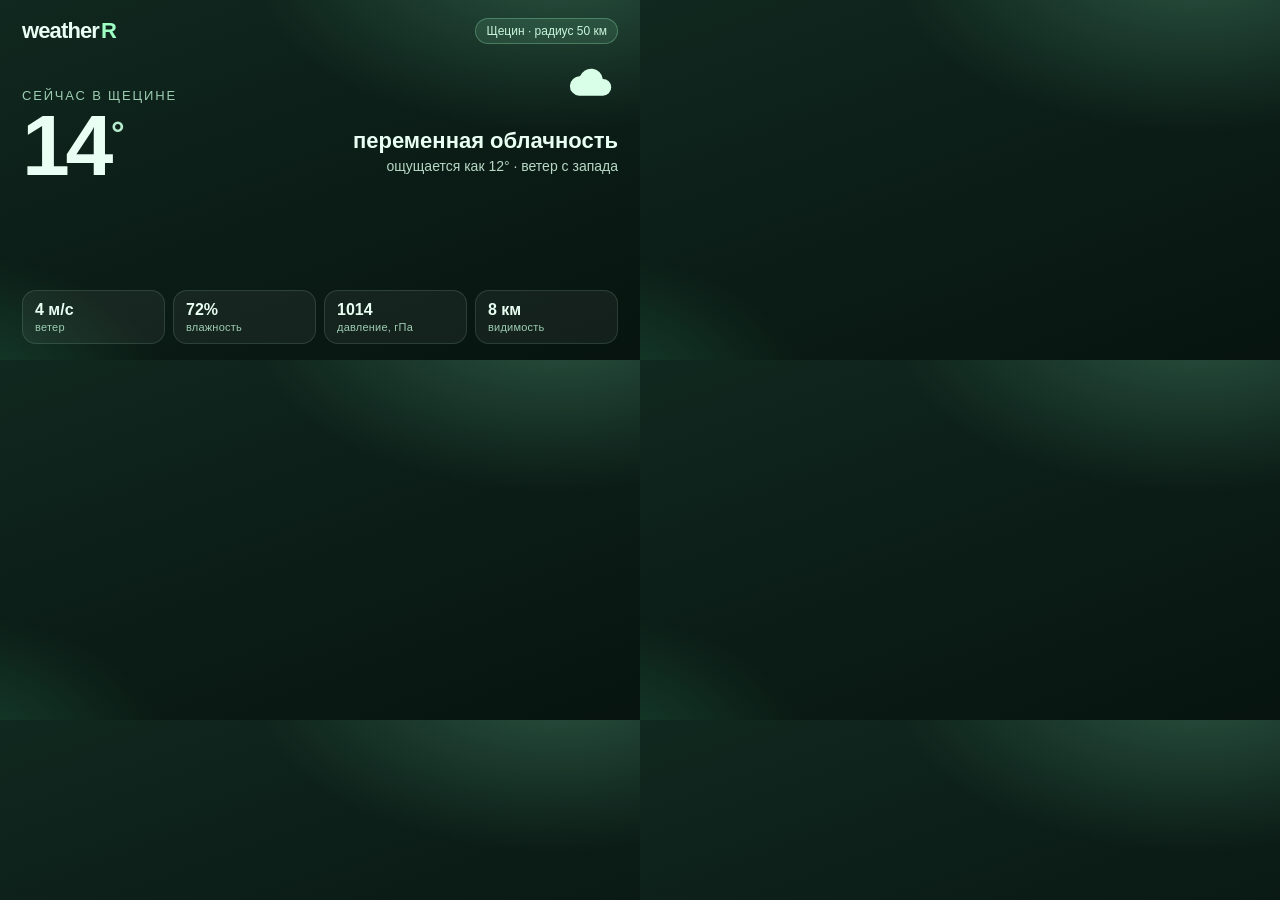
<file: weatherR/previews/screen-now.html>
<!DOCTYPE html>
<html lang="ru">
<head>
<meta charset="utf-8" />
<title>weatherR — сейчас</title>
<style>
  * { box-sizing: border-box; margin: 0; padding: 0; }
  html, body { width: 640px; height: 360px; overflow: hidden; }
  body {
    font-family: -apple-system, BlinkMacSystemFont, "SF Pro Text", "Segoe UI", sans-serif;
    color: #e9fff3;
    background:
      radial-gradient(520px 280px at 88% -10%, rgba(140, 255, 196, 0.22), transparent 60%),
      radial-gradient(420px 260px at -10% 110%, rgba(40, 120, 80, 0.45), transparent 55%),
      linear-gradient(160deg, #10281f 0%, #0b1c16 55%, #07140f 100%);
  }
  .wrap { height: 360px; padding: 18px 22px 16px; display: flex; flex-direction: column; }
  .top { display: flex; align-items: center; justify-content: space-between; }
  .brand { display: flex; align-items: baseline; gap: 2px; font-weight: 650; letter-spacing: -0.04em; font-size: 22px; }
  .brand span { color: #9dffc4; }
  .chip {
    font-size: 12px; color: #c9f5dc; background: rgba(157, 255, 196, 0.1);
    border: 1px solid rgba(157, 255, 196, 0.28); border-radius: 999px; padding: 5px 10px;
  }
  .main { display: flex; align-items: flex-end; justify-content: space-between; margin-top: 18px; }
  .place { font-size: 13px; letter-spacing: 0.14em; text-transform: uppercase; color: #9dccb2; }
  .temp { font-size: 86px; line-height: 0.85; font-weight: 560; letter-spacing: -0.05em; margin-top: 6px; }
  .temp small { font-size: 34px; vertical-align: super; margin-left: 2px; color: #b7ebcd; }
  .cond { text-align: right; padding-bottom: 8px; }
  .cond strong { display: block; font-size: 22px; font-weight: 600; }
  .cond p { margin-top: 4px; color: #b7d8c6; font-size: 14px; }
  .ico { width: 54px; height: 54px; margin-left: auto; margin-bottom: 8px; }
  .stats { display: grid; grid-template-columns: repeat(4, 1fr); gap: 8px; margin-top: auto; }
  .stat {
    background: rgba(255,255,255,0.05);
    border: 1px solid rgba(180, 240, 205, 0.14);
    border-radius: 14px; padding: 10px 12px;
  }
  .stat b { display: block; font-size: 16px; font-weight: 620; }
  .stat span { display: block; margin-top: 2px; font-size: 11px; color: #9dccb2; letter-spacing: 0.02em; }
</style>
</head>
<body>
  <div class="wrap">
    <div class="top">
      <div class="brand">weather<span>R</span></div>
      <div class="chip">Щецин · радиус 50 км</div>
    </div>
    <div class="main">
      <div>
        <div class="place">сейчас в Щецине</div>
        <div class="temp">14<small>°</small></div>
      </div>
      <div class="cond">
        <svg class="ico" viewBox="0 0 64 64" fill="none">
          <circle cx="26" cy="24" r="10" fill="#f3e7a2"/>
          <path d="M18 40h28a10 10 0 0 0 0-20 14 14 0 0 0-27-3A9 9 0 0 0 18 40z" fill="#d9ffe8"/>
        </svg>
        <strong>переменная облачность</strong>
        <p>ощущается как 12° · ветер с запада</p>
      </div>
    </div>
    <div class="stats">
      <div class="stat"><b>4 м/с</b><span>ветер</span></div>
      <div class="stat"><b>72%</b><span>влажность</span></div>
      <div class="stat"><b>1014</b><span>давление, гПа</span></div>
      <div class="stat"><b>8 км</b><span>видимость</span></div>
    </div>
  </div>
</body>
</html>
</file>
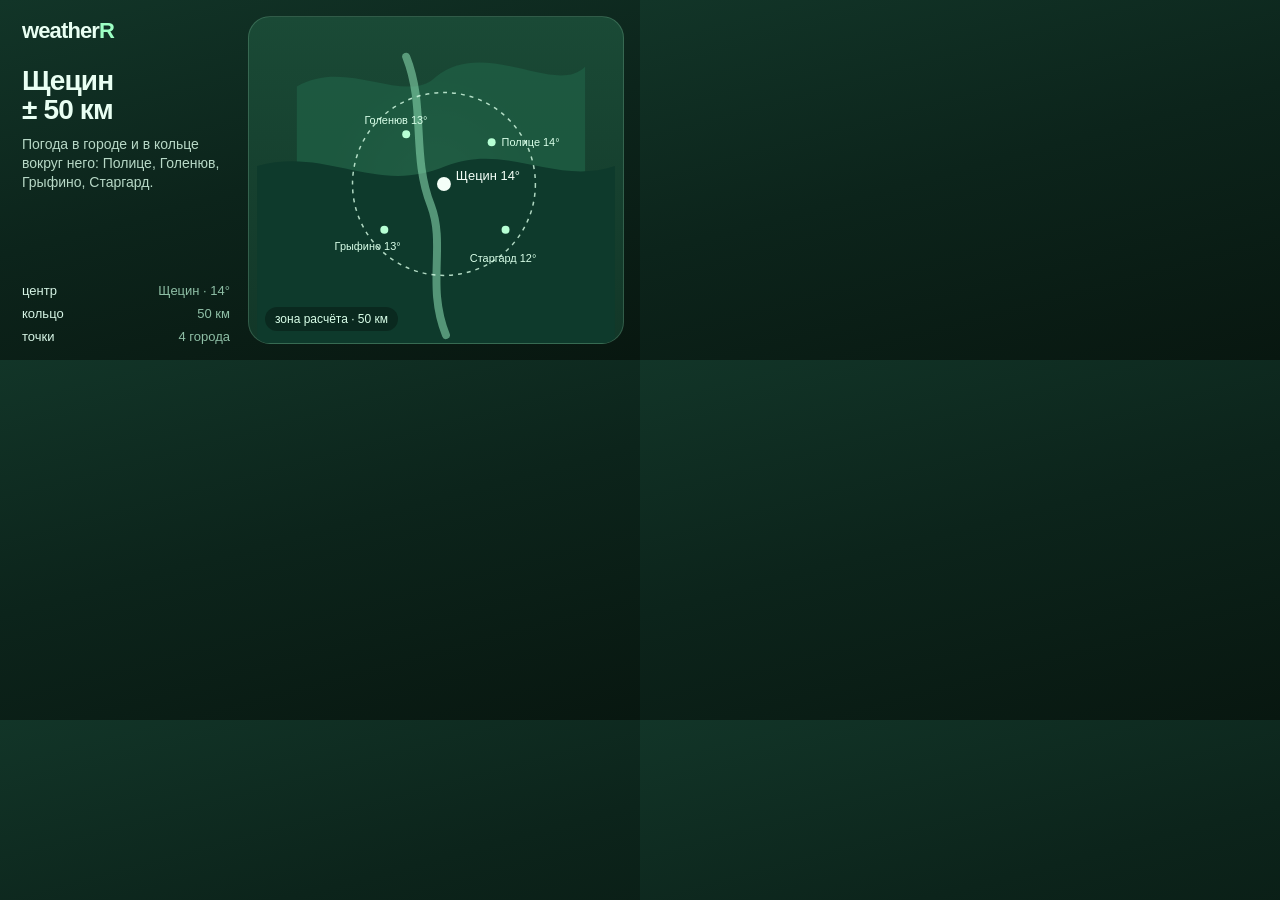
<file: weatherR/previews/screen-radius.html>
<!DOCTYPE html>
<html lang="ru">
<head>
<meta charset="utf-8" />
<title>weatherR — радиус</title>
<style>
  * { box-sizing: border-box; margin: 0; padding: 0; }
  html, body { width: 640px; height: 360px; overflow: hidden; }
  body {
    font-family: -apple-system, BlinkMacSystemFont, "SF Pro Text", "Segoe UI", sans-serif;
    color: #e9fff3;
    background: linear-gradient(165deg, #123528 0%, #0c241b 48%, #081710 100%);
  }
  .wrap { height: 360px; display: grid; grid-template-columns: 248px 1fr; }
  .side { padding: 18px 18px 16px 22px; display: flex; flex-direction: column; }
  .brand { font-weight: 650; letter-spacing: -0.04em; font-size: 22px; }
  .brand span { color: #9dffc4; }
  h1 { margin-top: 22px; font-size: 28px; line-height: 1.05; font-weight: 620; letter-spacing: -0.03em; }
  p { margin-top: 10px; color: #b7d8c6; font-size: 14px; line-height: 1.35; }
  .footer { margin-top: auto; display: flex; flex-direction: column; gap: 8px; }
  .row { display: flex; justify-content: space-between; font-size: 13px; color: #d7f5e6; }
  .row span { color: #8fbfa6; }
  .map {
    position: relative;
    margin: 16px 16px 16px 0;
    border-radius: 22px;
    overflow: hidden;
    background:
      radial-gradient(circle at 50% 52%, rgba(190, 255, 214, 0.16), transparent 42%),
      linear-gradient(180deg, #1a4a36, #123728);
    border: 1px solid rgba(190, 255, 214, 0.18);
  }
  svg { width: 100%; height: 100%; display: block; }
  .tag {
    position: absolute; left: 16px; bottom: 12px;
    font-size: 12px; color: #d9ffe9;
    background: rgba(8, 28, 20, 0.55);
    border-radius: 999px; padding: 5px 10px;
  }
</style>
</head>
<body>
  <div class="wrap">
    <div class="side">
      <div class="brand">weather<span>R</span></div>
      <h1>Щецин<br/>± 50 км</h1>
      <p>Погода в городе и в кольце вокруг него: Полице, Голенюв, Грыфино, Старгард.</p>
      <div class="footer">
        <div class="row">центр <span>Щецин · 14°</span></div>
        <div class="row">кольцо <span>50 км</span></div>
        <div class="row">точки <span>4 города</span></div>
      </div>
    </div>
    <div class="map">
      <svg viewBox="0 0 360 328">
        <path d="M40 70 C90 40, 150 90, 180 60 C230 20, 300 80, 330 50 L330 300 C250 250, 180 290, 40 260 Z" fill="#1e5c42" opacity="0.85"/>
        <path d="M0 150 C70 130, 120 180, 190 150 C250 126, 300 170, 360 150 L360 328 L0 328 Z" fill="#0e3a2c"/>
        <path d="M150 40 C170 90, 155 140, 175 190 C190 230, 170 270, 190 320" stroke="#8ee0b4" stroke-width="8" fill="none" opacity="0.55" stroke-linecap="round"/>
        <circle cx="188" cy="168" r="92" fill="none" stroke="#d9ffe8" stroke-width="1.5" stroke-dasharray="4 5" opacity="0.8"/>
        <circle cx="188" cy="168" r="7" fill="#f4fff8"/>
        <text x="200" y="164" fill="#f4fff8" font-size="13" font-family="-apple-system, sans-serif">Щецин 14°</text>
        <circle cx="150" cy="118" r="4" fill="#b6ffd4"/>
        <text x="108" y="108" fill="#d9ffe9" font-size="11" font-family="-apple-system, sans-serif">Голенюв 13°</text>
        <circle cx="236" cy="126" r="4" fill="#b6ffd4"/>
        <text x="246" y="130" fill="#d9ffe9" font-size="11" font-family="-apple-system, sans-serif">Полице 14°</text>
        <circle cx="128" cy="214" r="4" fill="#b6ffd4"/>
        <text x="78" y="234" fill="#d9ffe9" font-size="11" font-family="-apple-system, sans-serif">Грыфино 13°</text>
        <circle cx="250" cy="214" r="4" fill="#b6ffd4"/>
        <text x="214" y="246" fill="#d9ffe9" font-size="11" font-family="-apple-system, sans-serif">Старгард 12°</text>
      </svg>
      <div class="tag">зона расчёта · 50 км</div>
    </div>
  </div>
</body>
</html>
</file>
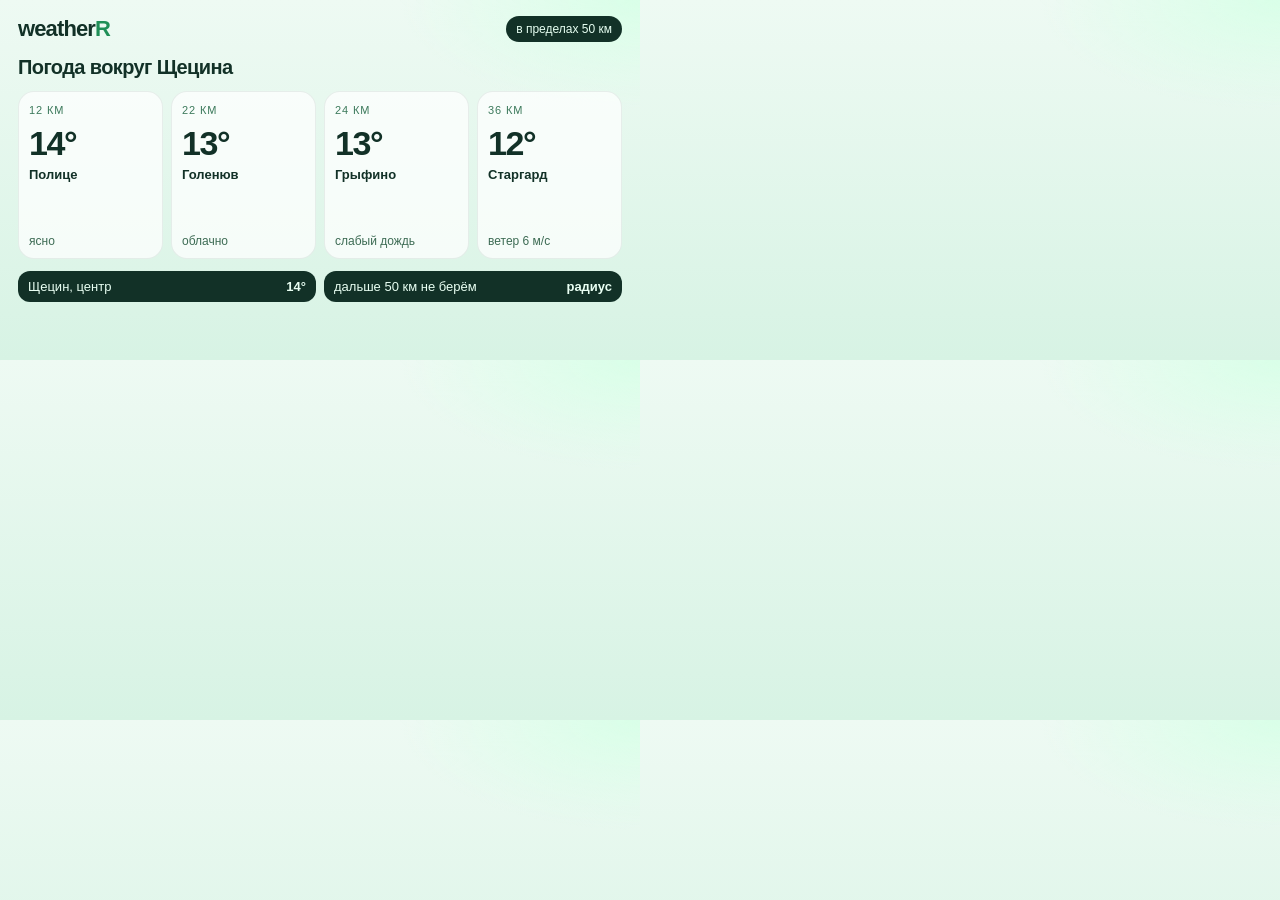
<file: weatherR/previews/screen-towns.html>
<!DOCTYPE html>
<html lang="ru">
<head>
<meta charset="utf-8" />
<title>weatherR — города</title>
<style>
  * { box-sizing: border-box; margin: 0; padding: 0; }
  html, body { width: 640px; height: 360px; overflow: hidden; }
  body {
    font-family: -apple-system, BlinkMacSystemFont, "SF Pro Text", "Segoe UI", sans-serif;
    color: #123127;
    background:
      radial-gradient(480px 220px at 100% 0%, #d9ffe8, transparent 50%),
      linear-gradient(180deg, #eefaf3 0%, #d7f3e4 100%);
  }
  .wrap { height: 360px; padding: 16px 18px 14px; display: flex; flex-direction: column; }
  .top { display: flex; align-items: center; justify-content: space-between; }
  .brand { font-weight: 680; letter-spacing: -0.04em; font-size: 22px; color: #123127; }
  .brand span { color: #1f8f57; }
  .chip { font-size: 12px; background: #123127; color: #e7fff2; border-radius: 999px; padding: 6px 10px; }
  h1 { margin-top: 14px; font-size: 20px; font-weight: 640; letter-spacing: -0.03em; }
  .grid { margin-top: 12px; display: grid; grid-template-columns: repeat(4, 1fr); gap: 8px; }
  .card {
    background: rgba(255,255,255,0.72);
    border: 1px solid rgba(18, 49, 39, 0.08);
    border-radius: 16px;
    padding: 12px 10px 10px;
    min-height: 168px;
    display: flex;
    flex-direction: column;
  }
  .card em { font-style: normal; font-size: 11px; letter-spacing: 0.08em; text-transform: uppercase; color: #3d7a5c; }
  .card strong { display: block; margin-top: 8px; font-size: 34px; letter-spacing: -0.04em; font-weight: 600; }
  .card b { font-weight: 600; font-size: 13px; margin-top: 4px; }
  .card span { margin-top: auto; font-size: 12px; color: #3d6b54; }
  .bar { margin-top: 12px; display: flex; gap: 8px; }
  .slot {
    flex: 1; background: #123127; color: #e9fff3; border-radius: 12px;
    padding: 8px 10px; display: flex; justify-content: space-between; align-items: center;
    font-size: 13px;
  }
  .slot b { font-weight: 620; }
</style>
</head>
<body>
  <div class="wrap">
    <div class="top">
      <div class="brand">weather<span>R</span></div>
      <div class="chip">в пределах 50 км</div>
    </div>
    <h1>Погода вокруг Щецина</h1>
    <div class="grid">
      <div class="card">
        <em>12 км</em>
        <strong>14°</strong>
        <b>Полице</b>
        <span>ясно</span>
      </div>
      <div class="card">
        <em>22 км</em>
        <strong>13°</strong>
        <b>Голенюв</b>
        <span>облачно</span>
      </div>
      <div class="card">
        <em>24 км</em>
        <strong>13°</strong>
        <b>Грыфино</b>
        <span>слабый дождь</span>
      </div>
      <div class="card">
        <em>36 км</em>
        <strong>12°</strong>
        <b>Старгард</b>
        <span>ветер 6 м/с</span>
      </div>
    </div>
    <div class="bar">
      <div class="slot"><span>Щецин, центр</span><b>14°</b></div>
      <div class="slot"><span>дальше 50 км не берём</span><b>радиус</b></div>
    </div>
  </div>
</body>
</html>
</file>
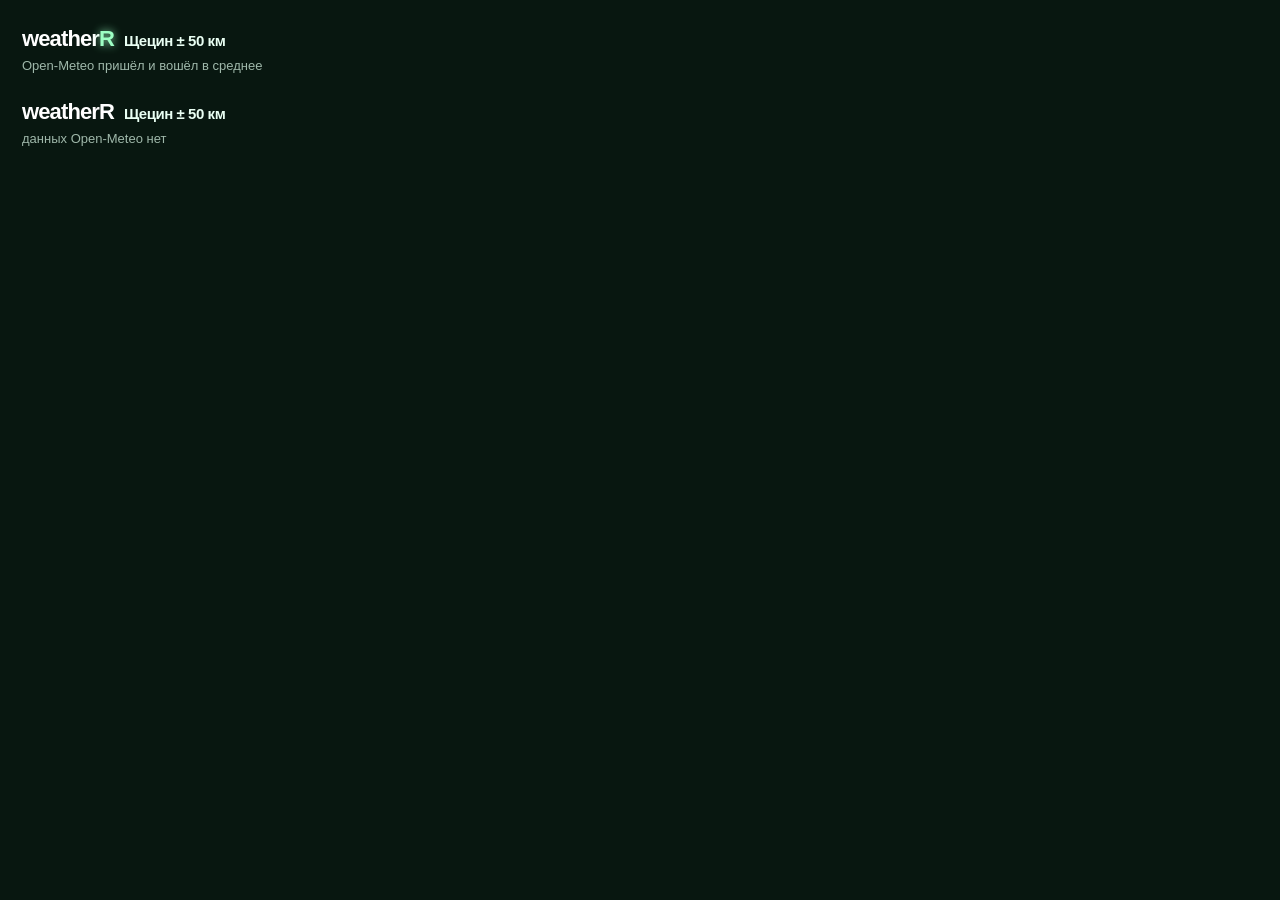
<file: weatherR/components/open-meteo-mark/preview.html>
<!DOCTYPE html>
<html lang="ru">
<head>
<meta charset="utf-8" />
<meta name="viewport" content="width=device-width, initial-scale=1" />
<title>weatherR — буква R</title>
<link rel="stylesheet" href="open-meteo-mark.css" />
<style>
  body {
    margin: 0;
    background: #081710;
    color: #e9fff3;
    font-family: -apple-system, BlinkMacSystemFont, "SF Pro Text", "Segoe UI", sans-serif;
  }
  main { padding: 28px 22px 36px; display: flex; flex-direction: column; gap: 28px; }
  .row { display: flex; align-items: baseline; gap: 10px; }
  h1 {
    margin: 0;
    font-size: 15px;
    font-weight: 620;
    letter-spacing: -0.03em;
    white-space: nowrap;
  }
  .note { margin: 8px 0 0; color: #9fb8aa; font-size: 13px; }
</style>
</head>
<body>
<main>
  <div>
    <div class="row">
      <div id="on"></div>
      <h1>Щецин ± 50 км</h1>
    </div>
    <p class="note">Open-Meteo пришёл и вошёл в среднее</p>
  </div>
  <div>
    <div class="row">
      <div id="off"></div>
      <h1>Щецин ± 50 км</h1>
    </div>
    <p class="note">данных Open-Meteo нет</p>
  </div>
</main>
<script src="open-meteo-mark.js"></script>
<script>
  var mark = window.weatherROpenMeteoMark;
  mark.mount(document.getElementById("on"), { sources: ["open-meteo", "met-norway", "brightsky", "imgw"] });
  mark.mount(document.getElementById("off"), { sources: ["met-norway", "brightsky", "imgw"] });
</script>
</body>
</html>
</file>
<file: weatherR/components/open-meteo-mark/open-meteo-mark.css>
/* Не подключён к приложению. Цвет R как у .brand span в public/styles.css. */

.wx-brand {
  font-family: -apple-system, BlinkMacSystemFont, "SF Pro Text", "Segoe UI", sans-serif;
  font-weight: 650;
  letter-spacing: -0.04em;
  font-size: 22px;
  color: #ffffff;
  line-height: 1;
}

.wx-brand-r {
  color: #ffffff;
}

.wx-brand-r.is-on {
  color: #9dffc4;
  text-shadow: 0 0 8px rgba(157, 255, 196, 0.85);
}

.wx-brand-r.is-off {
  color: #ffffff;
  text-shadow: none;
}
</file>
